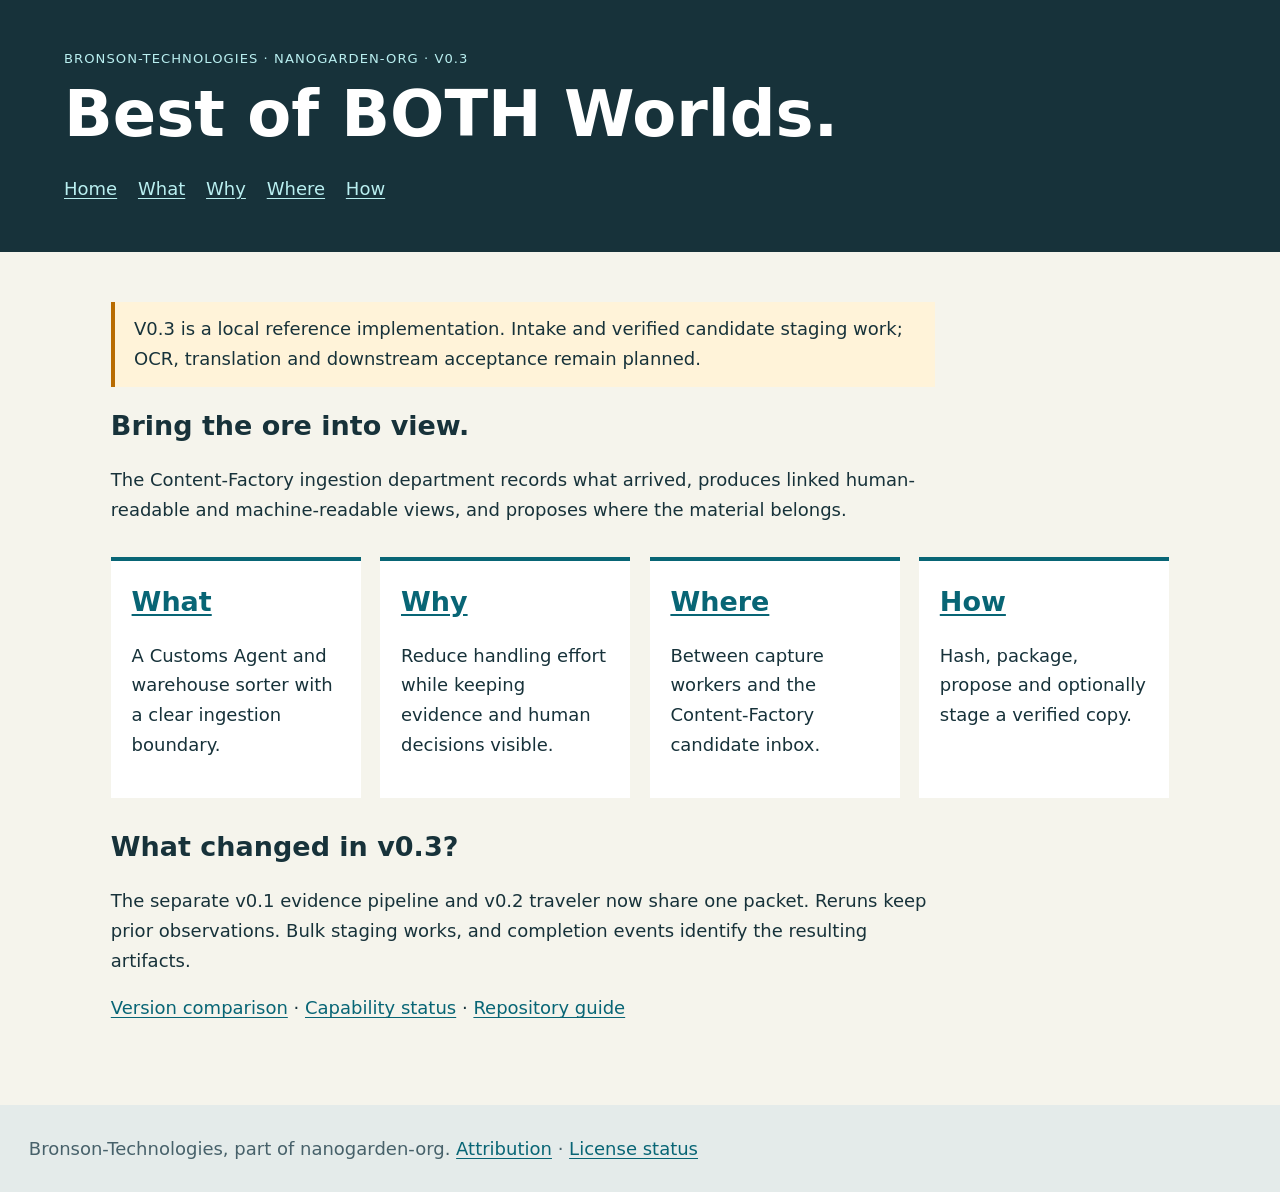
<file: site/index.html>
<!doctype html>
<html lang="en"><head><meta charset="utf-8"><meta name="viewport" content="width=device-width,initial-scale=1"><title>Best of BOTH Worlds. — B.o.B.W.</title><link rel="stylesheet" href="assets/style.css"></head><body>
<header><div class="eyebrow">Bronson-Technologies · nanogarden-org · v0.3</div><h1>Best of BOTH Worlds.</h1><nav aria-label="Main"><a href="index.html" aria-current="page">Home</a> <a href="what.html">What</a> <a href="why.html">Why</a> <a href="where.html">Where</a> <a href="how.html">How</a></nav></header>
<main><p class="status">V0.3 is a local reference implementation. Intake and verified candidate staging work; OCR, translation and downstream acceptance remain planned.</p><h2>Bring the ore into view.</h2><p>The Content-Factory ingestion department records what arrived, produces linked human-readable and machine-readable views, and proposes where the material belongs.</p><div class="cards"><article><h2><a href="what.html">What</a></h2><p>A Customs Agent and warehouse sorter with a clear ingestion boundary.</p></article><article><h2><a href="why.html">Why</a></h2><p>Reduce handling effort while keeping evidence and human decisions visible.</p></article><article><h2><a href="where.html">Where</a></h2><p>Between capture workers and the Content-Factory candidate inbox.</p></article><article><h2><a href="how.html">How</a></h2><p>Hash, package, propose and optionally stage a verified copy.</p></article></div><h2>What changed in v0.3?</h2><p>The separate v0.1 evidence pipeline and v0.2 traveler now share one packet. Reruns keep prior observations. Bulk staging works, and completion events identify the resulting artifacts.</p><p><a href="../docs/version-review.md">Version comparison</a> · <a href="../docs/status.md">Capability status</a> · <a href="../README.md">Repository guide</a></p></main><footer>Bronson-Technologies, part of nanogarden-org. <a href="../docs/attribution.md">Attribution</a> · <a href="../LICENSE">License status</a></footer></body></html>
</file>
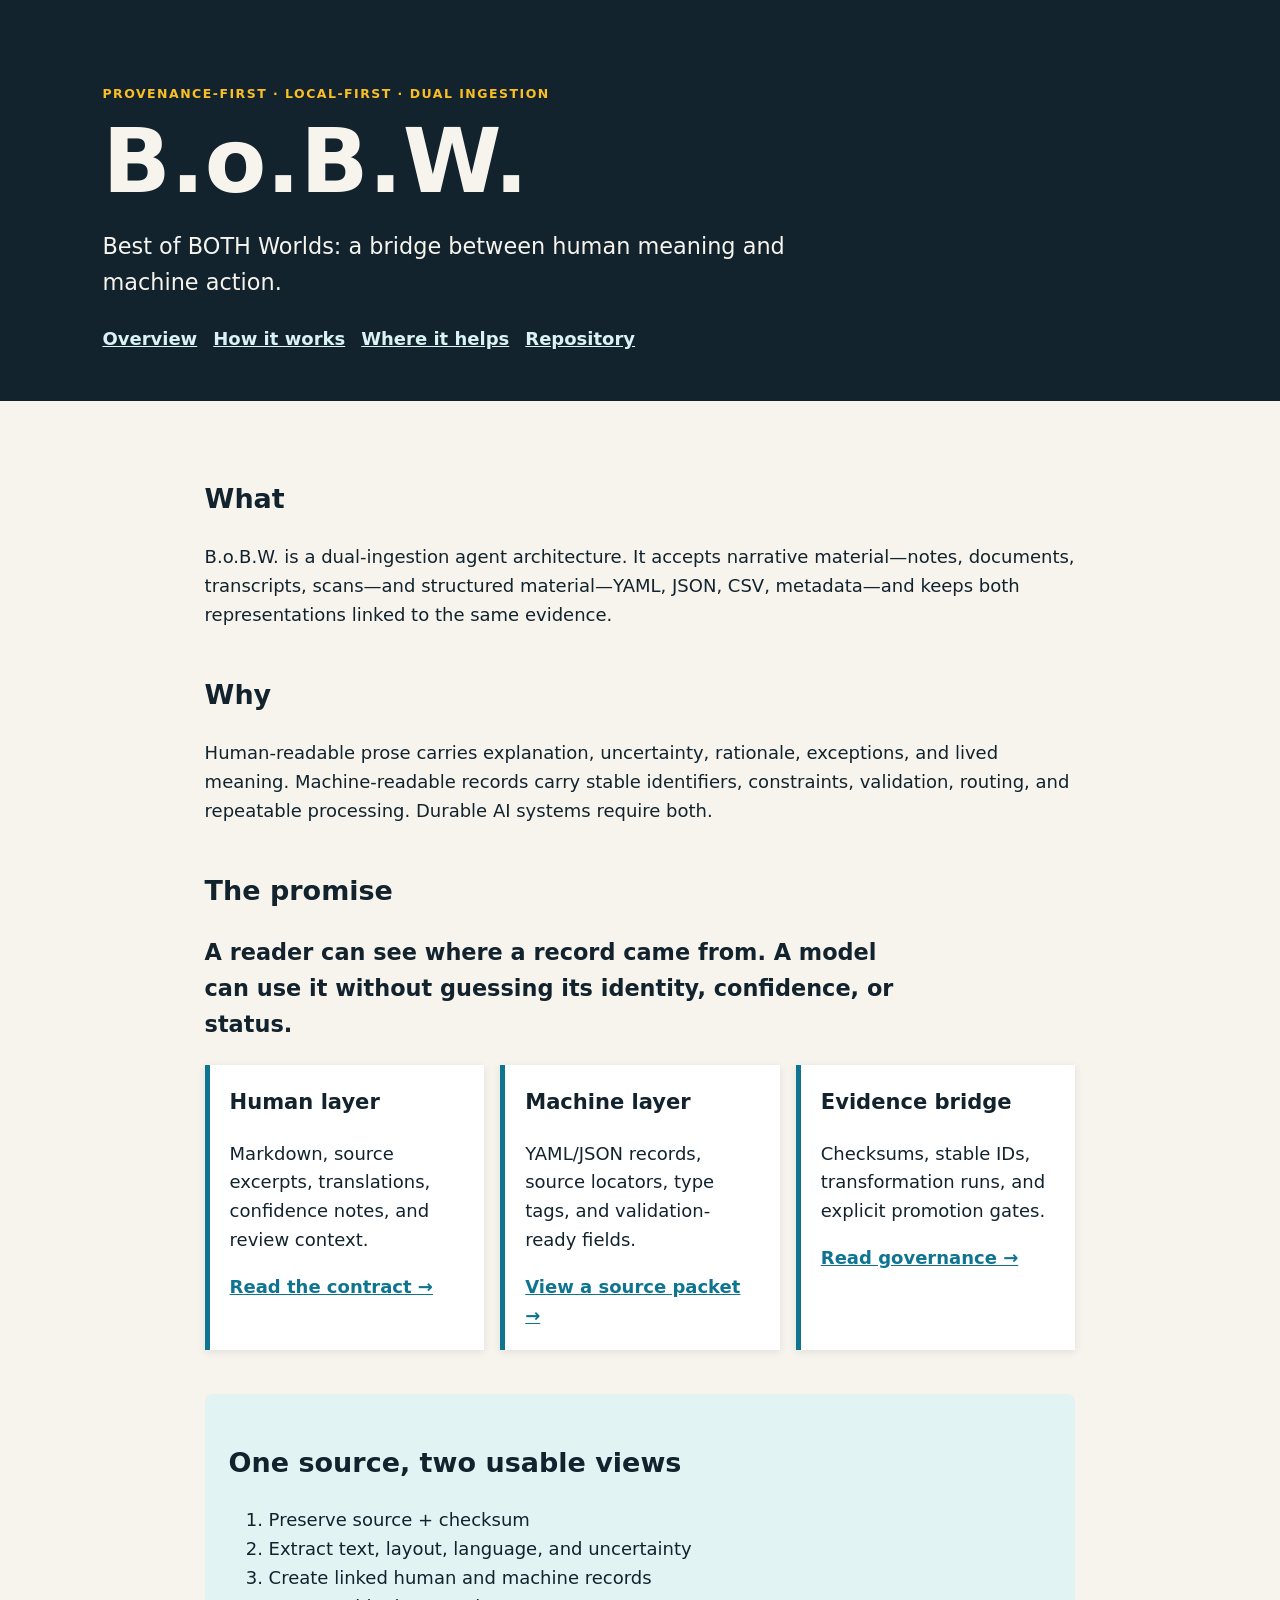
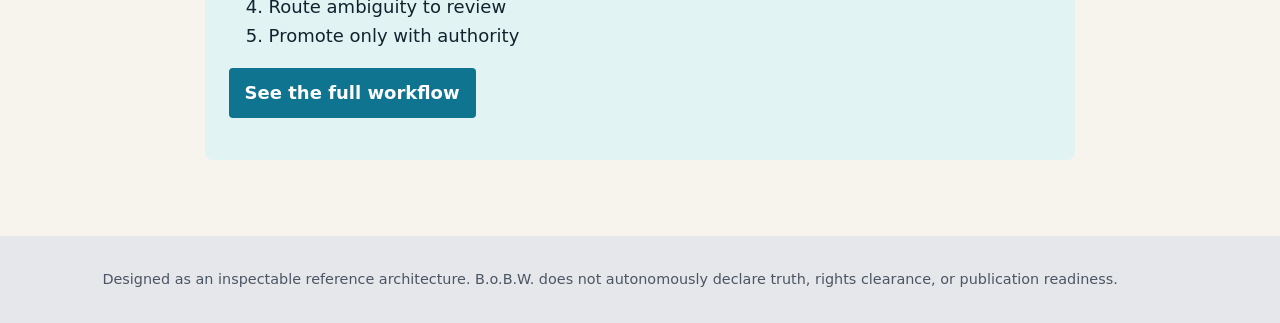
<file: history/v0.1/site/index.html>
<!doctype html>
<html lang="en">
<head>
  <meta charset="utf-8">
  <meta name="viewport" content="width=device-width, initial-scale=1">
  <title>B.o.B.W. | Best of BOTH Worlds</title>
  <link rel="stylesheet" href="assets/style.css">
</head>
<body>
  <header class="hero">
    <p class="eyebrow">PROVENANCE-FIRST · LOCAL-FIRST · DUAL INGESTION</p>
    <h1>B.o.B.W.</h1>
    <p class="subtitle">Best of BOTH Worlds: a bridge between human meaning and machine action.</p>
    <nav><a href="index.html">Overview</a><a href="architecture.html">How it works</a><a href="use-cases.html">Where it helps</a><a href="../README.md">Repository</a></nav>
  </header>
  <main>
    <section>
      <h2>What</h2>
      <p>B.o.B.W. is a dual-ingestion agent architecture. It accepts narrative material—notes, documents, transcripts, scans—and structured material—YAML, JSON, CSV, metadata—and keeps both representations linked to the same evidence.</p>
    </section>
    <section>
      <h2>Why</h2>
      <p>Human-readable prose carries explanation, uncertainty, rationale, exceptions, and lived meaning. Machine-readable records carry stable identifiers, constraints, validation, routing, and repeatable processing. Durable AI systems require both.</p>
    </section>
    <section>
      <h2>The promise</h2>
      <p class="promise">A reader can see where a record came from. A model can use it without guessing its identity, confidence, or status.</p>
      <div class="cards">
        <article><h3>Human layer</h3><p>Markdown, source excerpts, translations, confidence notes, and review context.</p><a href="../docs/architecture.md#human-legibility-layer">Read the contract →</a></article>
        <article><h3>Machine layer</h3><p>YAML/JSON records, source locators, type tags, and validation-ready fields.</p><a href="../schemas/source_packet.example.yaml">View a source packet →</a></article>
        <article><h3>Evidence bridge</h3><p>Checksums, stable IDs, transformation runs, and explicit promotion gates.</p><a href="../docs/governance.md">Read governance →</a></article>
      </div>
    </section>
    <section class="flow">
      <h2>One source, two usable views</h2>
      <ol><li>Preserve source + checksum</li><li>Extract text, layout, language, and uncertainty</li><li>Create linked human and machine records</li><li>Route ambiguity to review</li><li>Promote only with authority</li></ol>
      <p><a class="button" href="architecture.html">See the full workflow</a></p>
    </section>
  </main>
  <footer>Designed as an inspectable reference architecture. B.o.B.W. does not autonomously declare truth, rights clearance, or publication readiness.</footer>
</body>
</html>
</file>
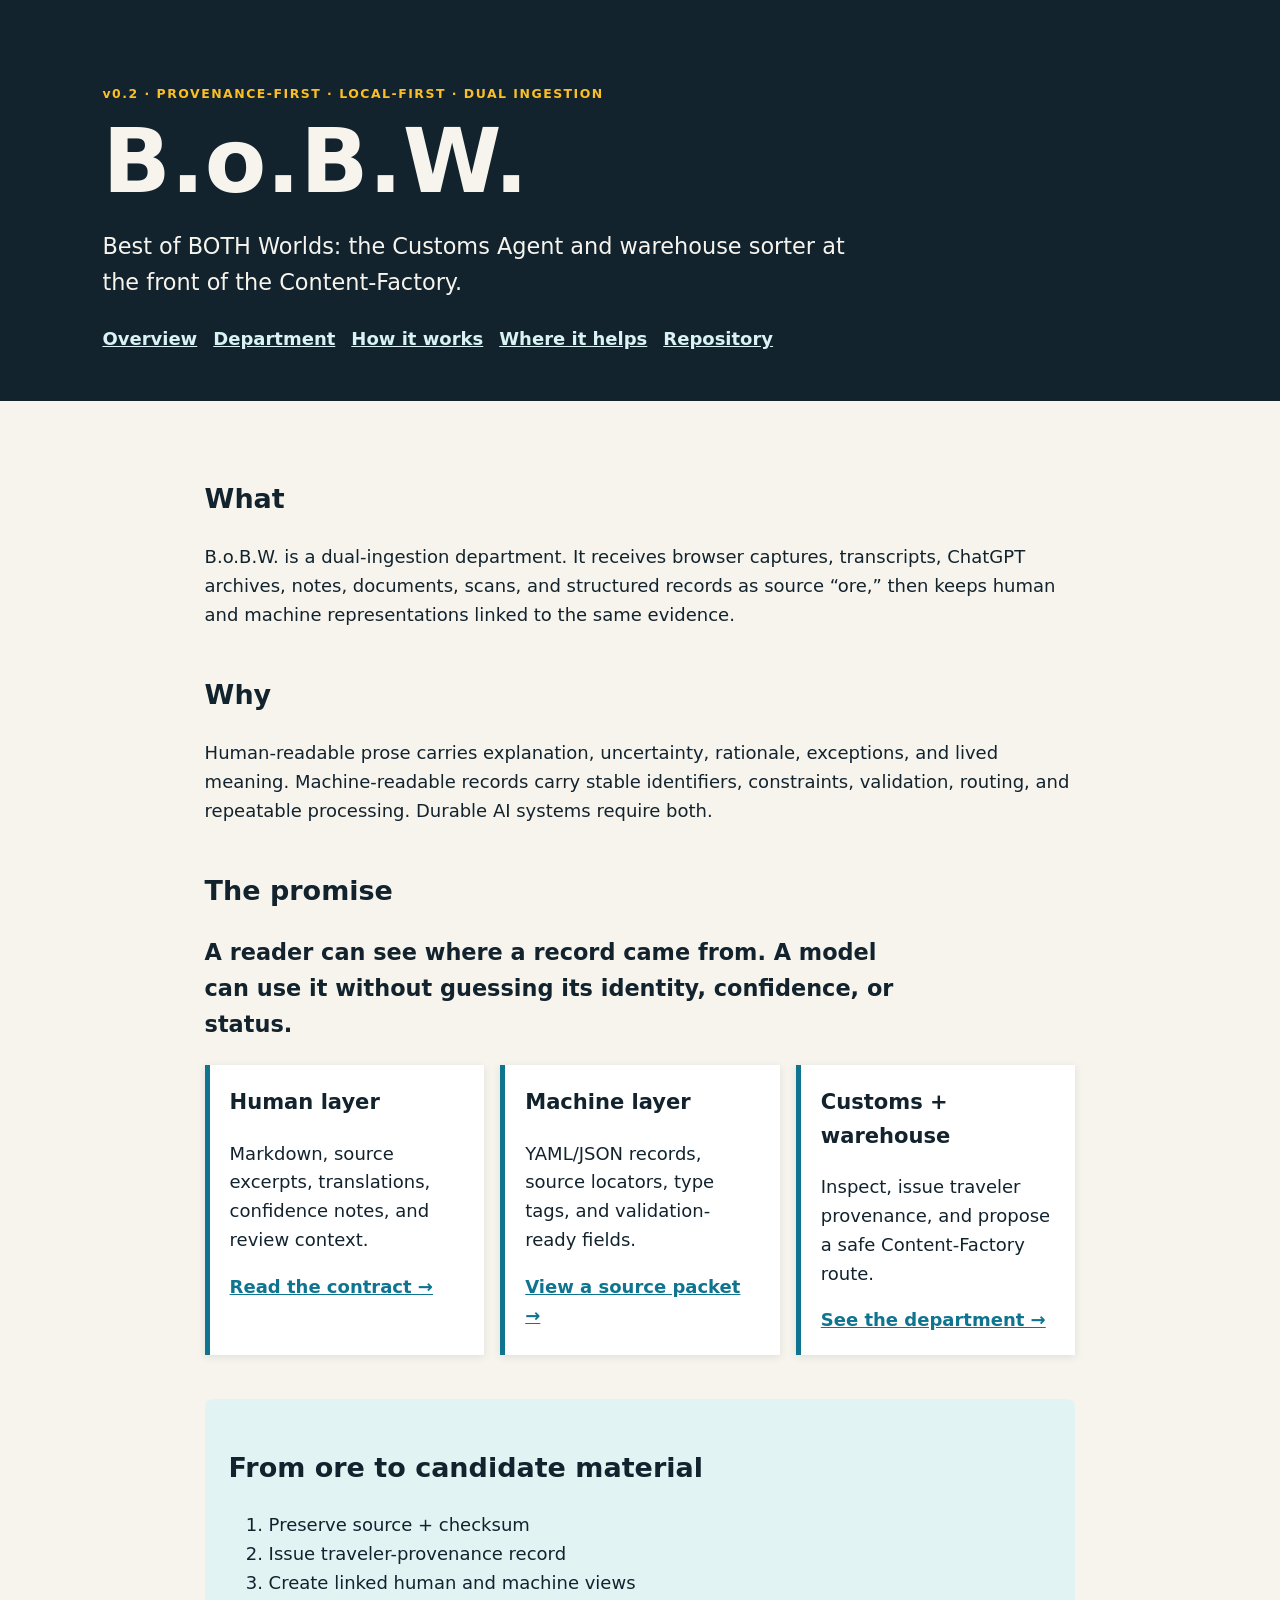
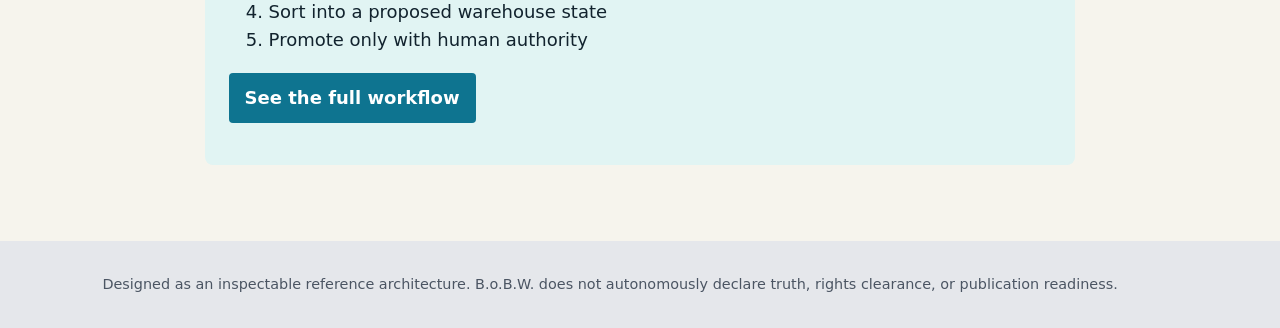
<file: history/v0.2/site/index.html>
<!doctype html>
<html lang="en">
<head>
  <meta charset="utf-8">
  <meta name="viewport" content="width=device-width, initial-scale=1">
  <title>B.o.B.W. v0.2 | Best of BOTH Worlds</title>
  <link rel="stylesheet" href="assets/style.css">
</head>
<body>
  <header class="hero">
    <p class="eyebrow">v0.2 · PROVENANCE-FIRST · LOCAL-FIRST · DUAL INGESTION</p>
    <h1>B.o.B.W.</h1>
    <p class="subtitle">Best of BOTH Worlds: the Customs Agent and warehouse sorter at the front of the Content-Factory.</p>
    <nav><a href="index.html">Overview</a><a href="department.html">Department</a><a href="architecture.html">How it works</a><a href="use-cases.html">Where it helps</a><a href="../README.md">Repository</a></nav>
  </header>
  <main>
    <section>
      <h2>What</h2>
      <p>B.o.B.W. is a dual-ingestion department. It receives browser captures, transcripts, ChatGPT archives, notes, documents, scans, and structured records as source “ore,” then keeps human and machine representations linked to the same evidence.</p>
    </section>
    <section>
      <h2>Why</h2>
      <p>Human-readable prose carries explanation, uncertainty, rationale, exceptions, and lived meaning. Machine-readable records carry stable identifiers, constraints, validation, routing, and repeatable processing. Durable AI systems require both.</p>
    </section>
    <section>
      <h2>The promise</h2>
      <p class="promise">A reader can see where a record came from. A model can use it without guessing its identity, confidence, or status.</p>
      <div class="cards">
        <article><h3>Human layer</h3><p>Markdown, source excerpts, translations, confidence notes, and review context.</p><a href="../docs/architecture.md#human-legibility-layer">Read the contract →</a></article>
        <article><h3>Machine layer</h3><p>YAML/JSON records, source locators, type tags, and validation-ready fields.</p><a href="../schemas/source_packet.example.yaml">View a source packet →</a></article>
        <article><h3>Customs + warehouse</h3><p>Inspect, issue traveler provenance, and propose a safe Content-Factory route.</p><a href="department.html">See the department →</a></article>
      </div>
    </section>
    <section class="flow">
      <h2>From ore to candidate material</h2>
      <ol><li>Preserve source + checksum</li><li>Issue traveler-provenance record</li><li>Create linked human and machine views</li><li>Sort into a proposed warehouse state</li><li>Promote only with human authority</li></ol>
      <p><a class="button" href="architecture.html">See the full workflow</a></p>
    </section>
  </main>
  <footer>Designed as an inspectable reference architecture. B.o.B.W. does not autonomously declare truth, rights clearance, or publication readiness.</footer>
</body>
</html>
</file>
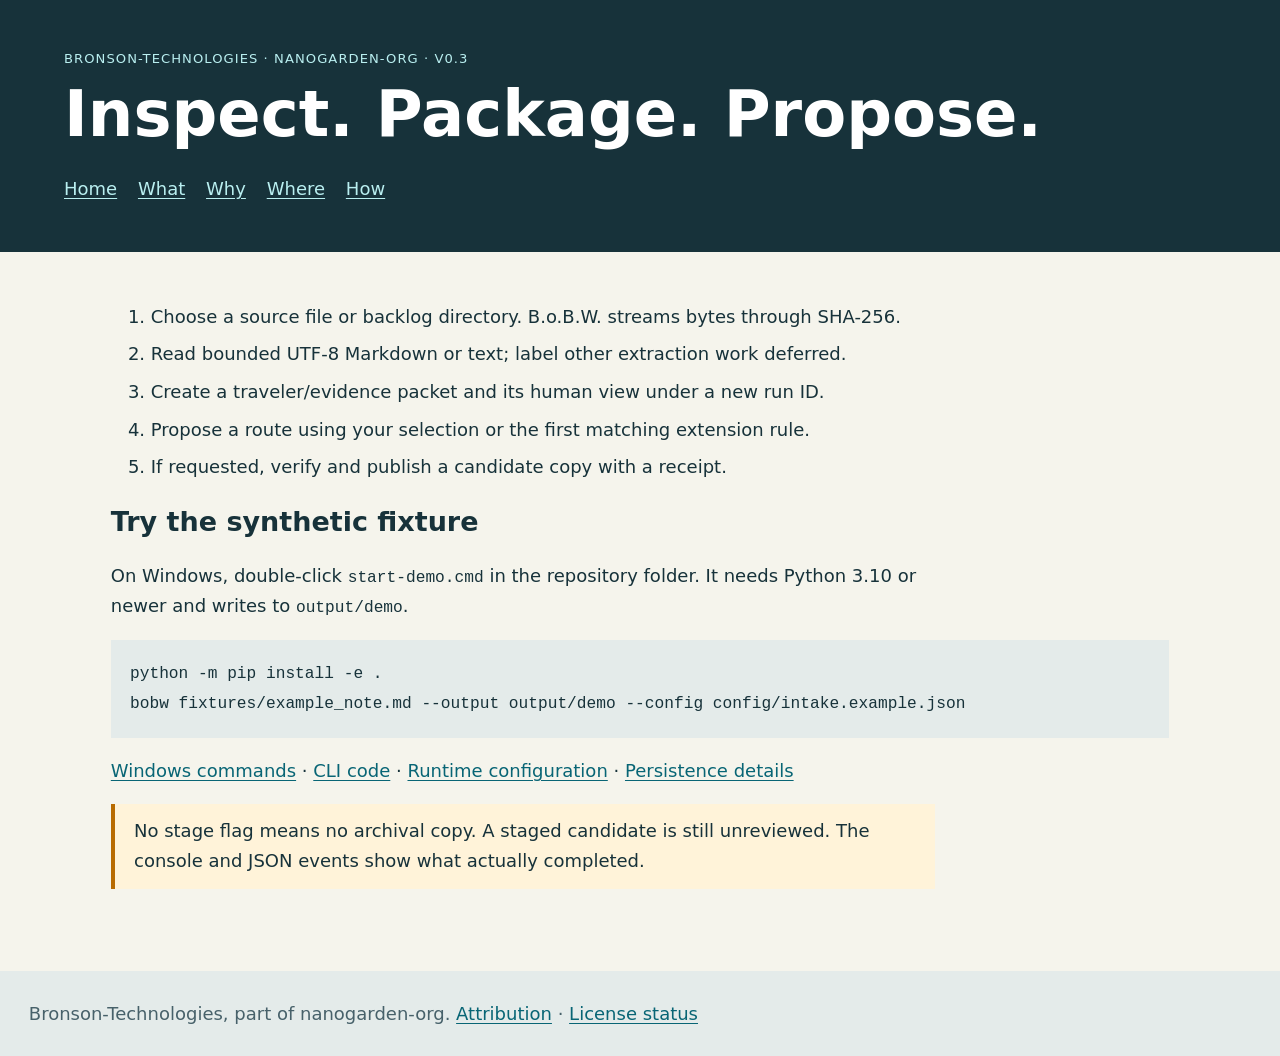
<file: site/how.html>
<!doctype html>
<html lang="en"><head><meta charset="utf-8"><meta name="viewport" content="width=device-width,initial-scale=1"><title>Inspect. Package. Propose. — B.o.B.W.</title><link rel="stylesheet" href="assets/style.css"></head><body>
<header><div class="eyebrow">Bronson-Technologies · nanogarden-org · v0.3</div><h1>Inspect. Package. Propose.</h1><nav aria-label="Main"><a href="index.html">Home</a> <a href="what.html">What</a> <a href="why.html">Why</a> <a href="where.html">Where</a> <a href="how.html" aria-current="page">How</a></nav></header>
<main><ol><li>Choose a source file or backlog directory. B.o.B.W. streams bytes through SHA-256.</li><li>Read bounded UTF-8 Markdown or text; label other extraction work deferred.</li><li>Create a traveler/evidence packet and its human view under a new run ID.</li><li>Propose a route using your selection or the first matching extension rule.</li><li>If requested, verify and publish a candidate copy with a receipt.</li></ol><h2>Try the synthetic fixture</h2><p>On Windows, double-click <code>start-demo.cmd</code> in the repository folder. It needs Python 3.10 or newer and writes to <code>output/demo</code>.</p><pre><code>python -m pip install -e .
bobw fixtures/example_note.md --output output/demo --config config/intake.example.json</code></pre><p><a href="../docs/operations.md">Windows commands</a> · <a href="../src/bobw/cli.py">CLI code</a> · <a href="../config/intake.example.json">Runtime configuration</a> · <a href="../docs/architecture.md">Persistence details</a></p><p class="status">No stage flag means no archival copy. A staged candidate is still unreviewed. The console and JSON events show what actually completed.</p></main><footer>Bronson-Technologies, part of nanogarden-org. <a href="../docs/attribution.md">Attribution</a> · <a href="../LICENSE">License status</a></footer></body></html>
</file>
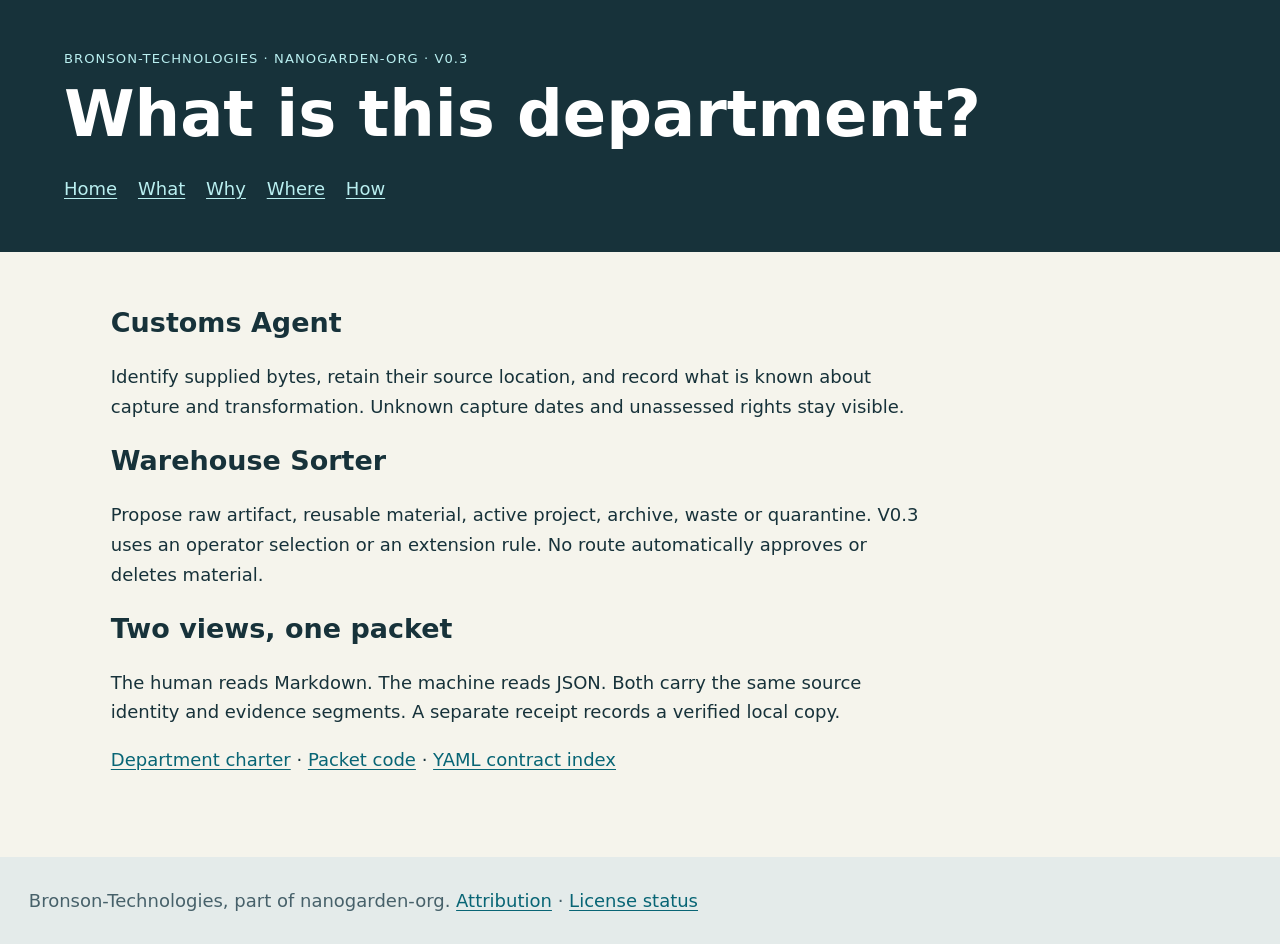
<file: site/what.html>
<!doctype html>
<html lang="en"><head><meta charset="utf-8"><meta name="viewport" content="width=device-width,initial-scale=1"><title>What is this department? — B.o.B.W.</title><link rel="stylesheet" href="assets/style.css"></head><body>
<header><div class="eyebrow">Bronson-Technologies · nanogarden-org · v0.3</div><h1>What is this department?</h1><nav aria-label="Main"><a href="index.html">Home</a> <a href="what.html" aria-current="page">What</a> <a href="why.html">Why</a> <a href="where.html">Where</a> <a href="how.html">How</a></nav></header>
<main><h2>Customs Agent</h2><p>Identify supplied bytes, retain their source location, and record what is known about capture and transformation. Unknown capture dates and unassessed rights stay visible.</p><h2>Warehouse Sorter</h2><p>Propose raw artifact, reusable material, active project, archive, waste or quarantine. V0.3 uses an operator selection or an extension rule. No route automatically approves or deletes material.</p><h2>Two views, one packet</h2><p>The human reads Markdown. The machine reads JSON. Both carry the same source identity and evidence segments. A separate receipt records a verified local copy.</p><p><a href="../docs/purpose.md">Department charter</a> · <a href="../src/bobw/core.py">Packet code</a> · <a href="../schemas/contracts.yaml">YAML contract index</a></p></main><footer>Bronson-Technologies, part of nanogarden-org. <a href="../docs/attribution.md">Attribution</a> · <a href="../LICENSE">License status</a></footer></body></html>
</file>
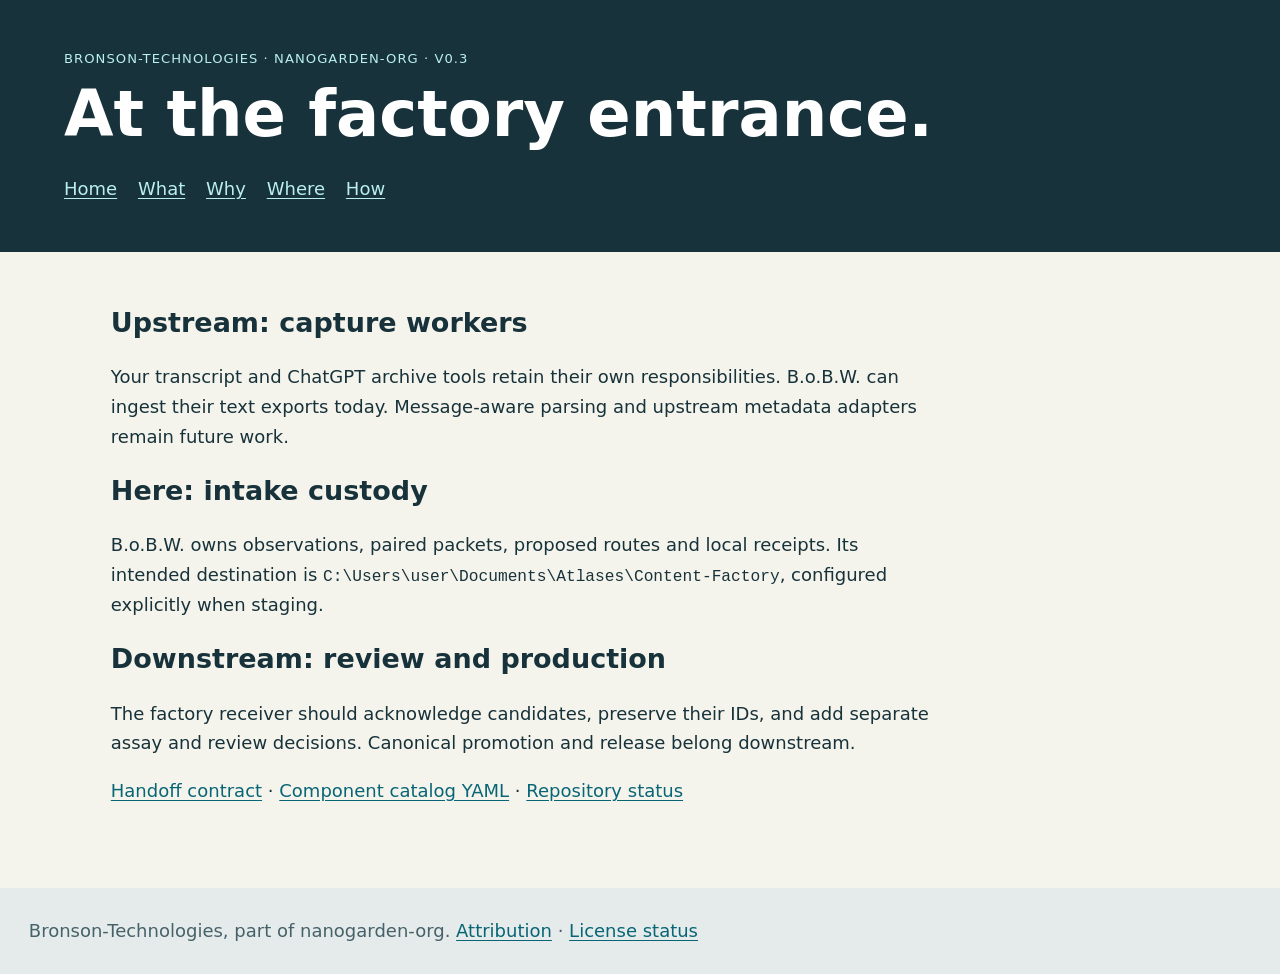
<file: site/where.html>
<!doctype html>
<html lang="en"><head><meta charset="utf-8"><meta name="viewport" content="width=device-width,initial-scale=1"><title>At the factory entrance. — B.o.B.W.</title><link rel="stylesheet" href="assets/style.css"></head><body>
<header><div class="eyebrow">Bronson-Technologies · nanogarden-org · v0.3</div><h1>At the factory entrance.</h1><nav aria-label="Main"><a href="index.html">Home</a> <a href="what.html">What</a> <a href="why.html">Why</a> <a href="where.html" aria-current="page">Where</a> <a href="how.html">How</a></nav></header>
<main><h2>Upstream: capture workers</h2><p>Your transcript and ChatGPT archive tools retain their own responsibilities. B.o.B.W. can ingest their text exports today. Message-aware parsing and upstream metadata adapters remain future work.</p><h2>Here: intake custody</h2><p>B.o.B.W. owns observations, paired packets, proposed routes and local receipts. Its intended destination is <code>C:\Users\user\Documents\Atlases\Content-Factory</code>, configured explicitly when staging.</p><h2>Downstream: review and production</h2><p>The factory receiver should acknowledge candidates, preserve their IDs, and add separate assay and review decisions. Canonical promotion and release belong downstream.</p><p><a href="../docs/content-factory-integration.md">Handoff contract</a> · <a href="../components/catalog.yaml">Component catalog YAML</a> · <a href="../docs/github-handoff.md">Repository status</a></p></main><footer>Bronson-Technologies, part of nanogarden-org. <a href="../docs/attribution.md">Attribution</a> · <a href="../LICENSE">License status</a></footer></body></html>
</file>
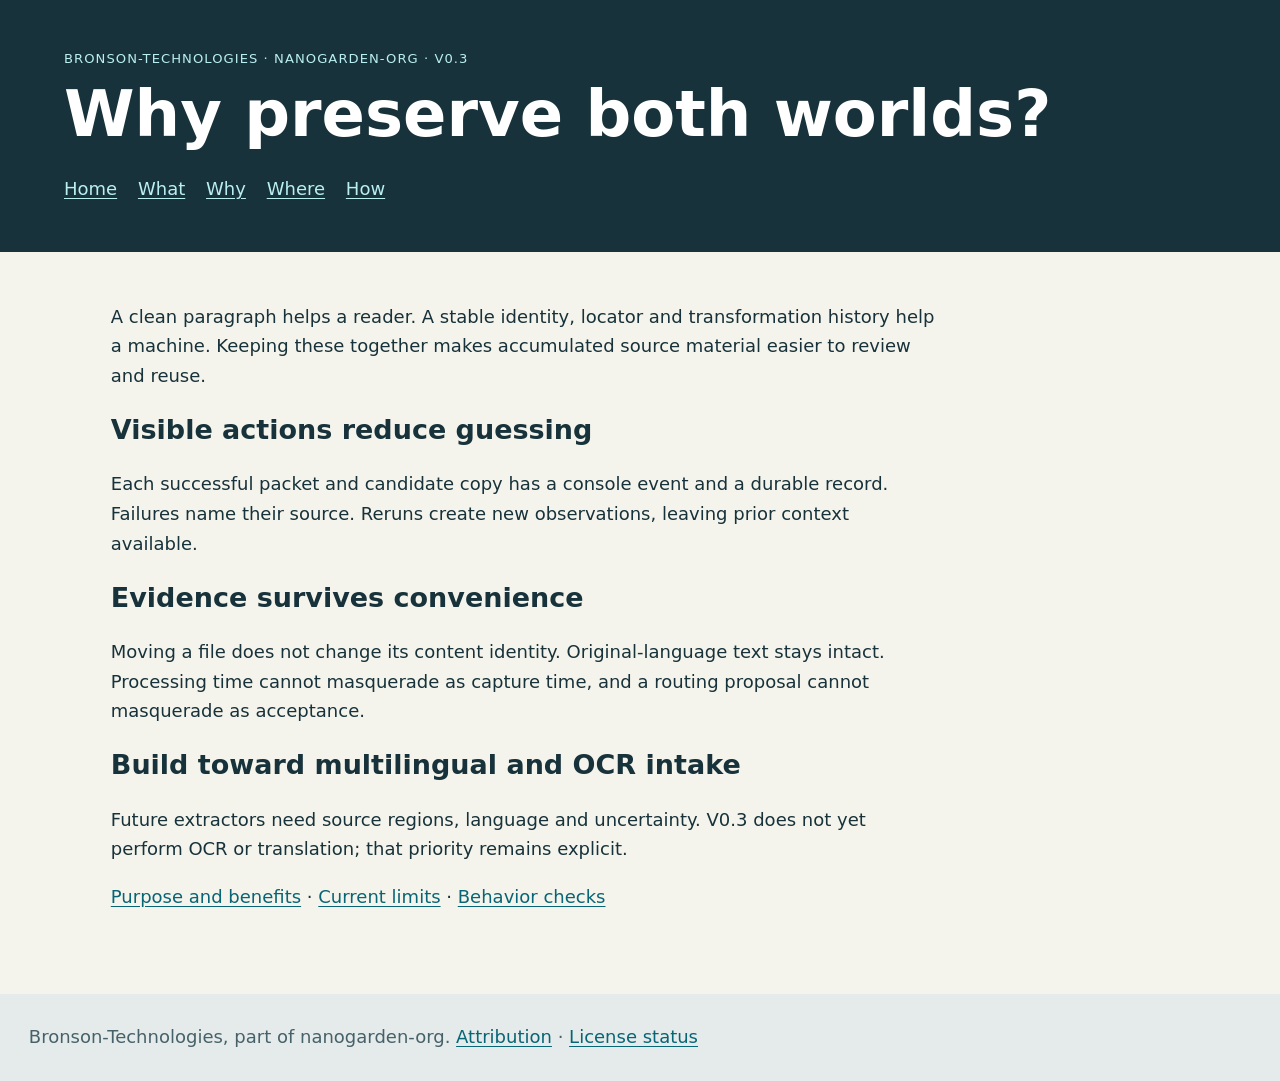
<file: site/why.html>
<!doctype html>
<html lang="en"><head><meta charset="utf-8"><meta name="viewport" content="width=device-width,initial-scale=1"><title>Why preserve both worlds? — B.o.B.W.</title><link rel="stylesheet" href="assets/style.css"></head><body>
<header><div class="eyebrow">Bronson-Technologies · nanogarden-org · v0.3</div><h1>Why preserve both worlds?</h1><nav aria-label="Main"><a href="index.html">Home</a> <a href="what.html">What</a> <a href="why.html" aria-current="page">Why</a> <a href="where.html">Where</a> <a href="how.html">How</a></nav></header>
<main><p>A clean paragraph helps a reader. A stable identity, locator and transformation history help a machine. Keeping these together makes accumulated source material easier to review and reuse.</p><h2>Visible actions reduce guessing</h2><p>Each successful packet and candidate copy has a console event and a durable record. Failures name their source. Reruns create new observations, leaving prior context available.</p><h2>Evidence survives convenience</h2><p>Moving a file does not change its content identity. Original-language text stays intact. Processing time cannot masquerade as capture time, and a routing proposal cannot masquerade as acceptance.</p><h2>Build toward multilingual and OCR intake</h2><p>Future extractors need source regions, language and uncertainty. V0.3 does not yet perform OCR or translation; that priority remains explicit.</p><p><a href="../docs/purpose.md">Purpose and benefits</a> · <a href="../docs/status.md">Current limits</a> · <a href="../tests/test_intake.py">Behavior checks</a></p></main><footer>Bronson-Technologies, part of nanogarden-org. <a href="../docs/attribution.md">Attribution</a> · <a href="../LICENSE">License status</a></footer></body></html>
</file>
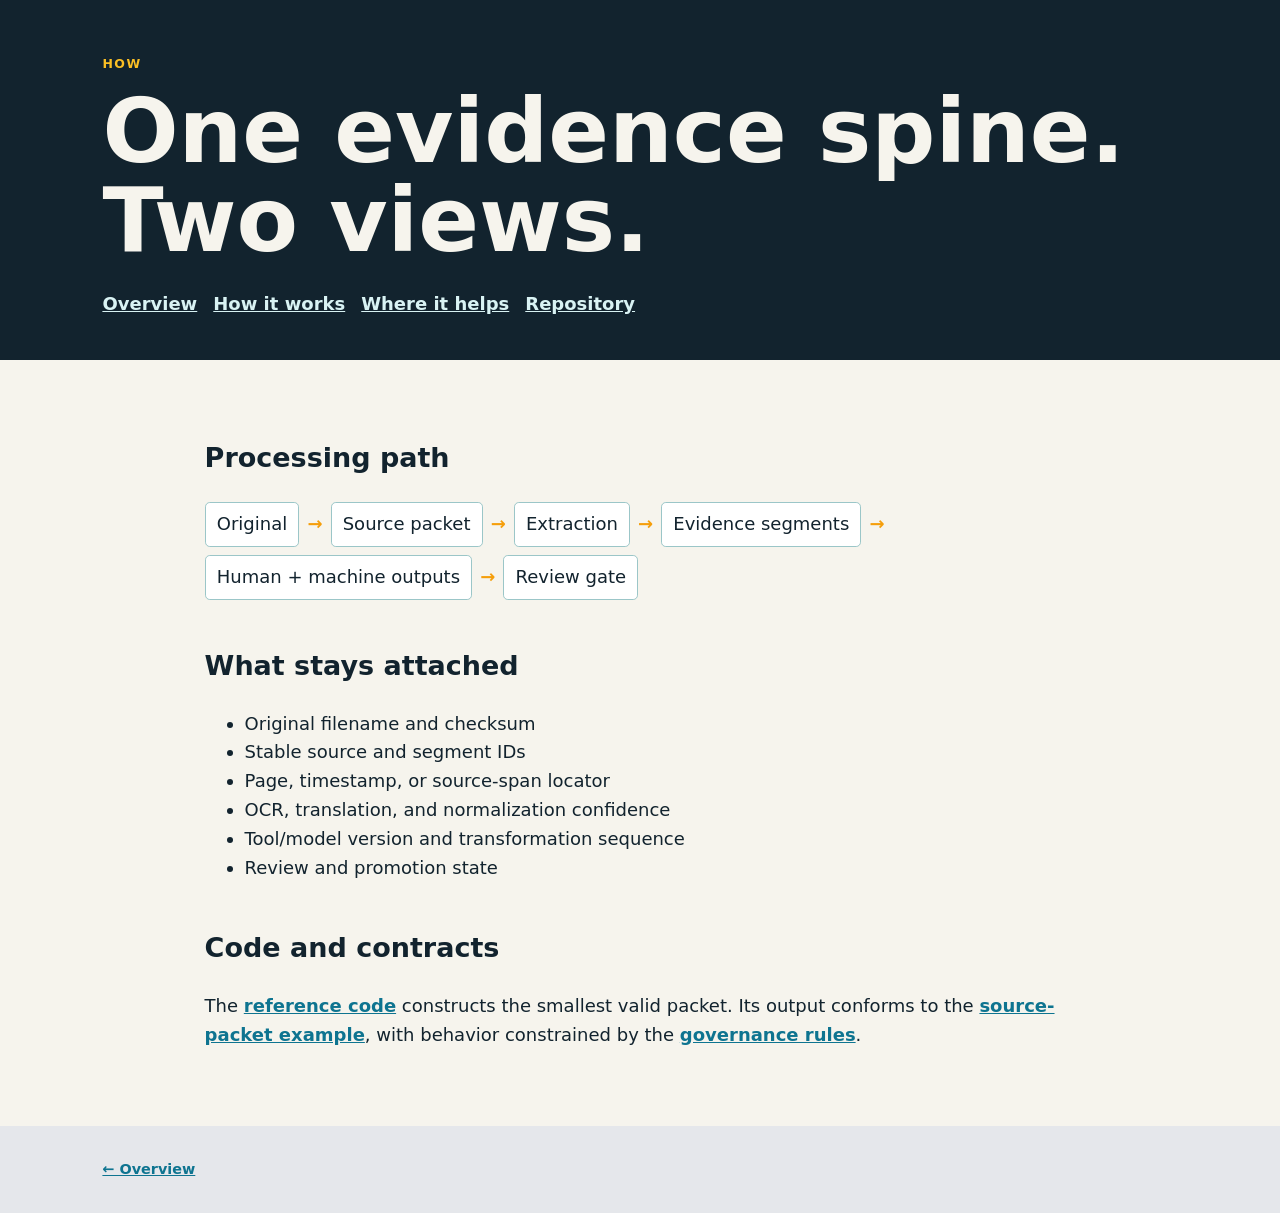
<file: history/v0.1/site/architecture.html>
<!doctype html>
<html lang="en"><head><meta charset="utf-8"><meta name="viewport" content="width=device-width, initial-scale=1"><title>B.o.B.W. | How it works</title><link rel="stylesheet" href="assets/style.css"></head>
<body><header class="hero compact"><p class="eyebrow">HOW</p><h1>One evidence spine. Two views.</h1><nav><a href="index.html">Overview</a><a href="architecture.html">How it works</a><a href="use-cases.html">Where it helps</a><a href="../README.md">Repository</a></nav></header>
<main><section><h2>Processing path</h2><div class="pipeline"><span>Original</span><b>→</b><span>Source packet</span><b>→</b><span>Extraction</span><b>→</b><span>Evidence segments</span><b>→</b><span>Human + machine outputs</span><b>→</b><span>Review gate</span></div></section>
<section><h2>What stays attached</h2><ul><li>Original filename and checksum</li><li>Stable source and segment IDs</li><li>Page, timestamp, or source-span locator</li><li>OCR, translation, and normalization confidence</li><li>Tool/model version and transformation sequence</li><li>Review and promotion state</li></ul></section>
<section><h2>Code and contracts</h2><p>The <a href="../src/bobw/core.py">reference code</a> constructs the smallest valid packet. Its output conforms to the <a href="../schemas/source_packet.example.yaml">source-packet example</a>, with behavior constrained by the <a href="../docs/governance.md">governance rules</a>.</p></section></main><footer><a href="index.html">← Overview</a></footer></body></html>
</file>
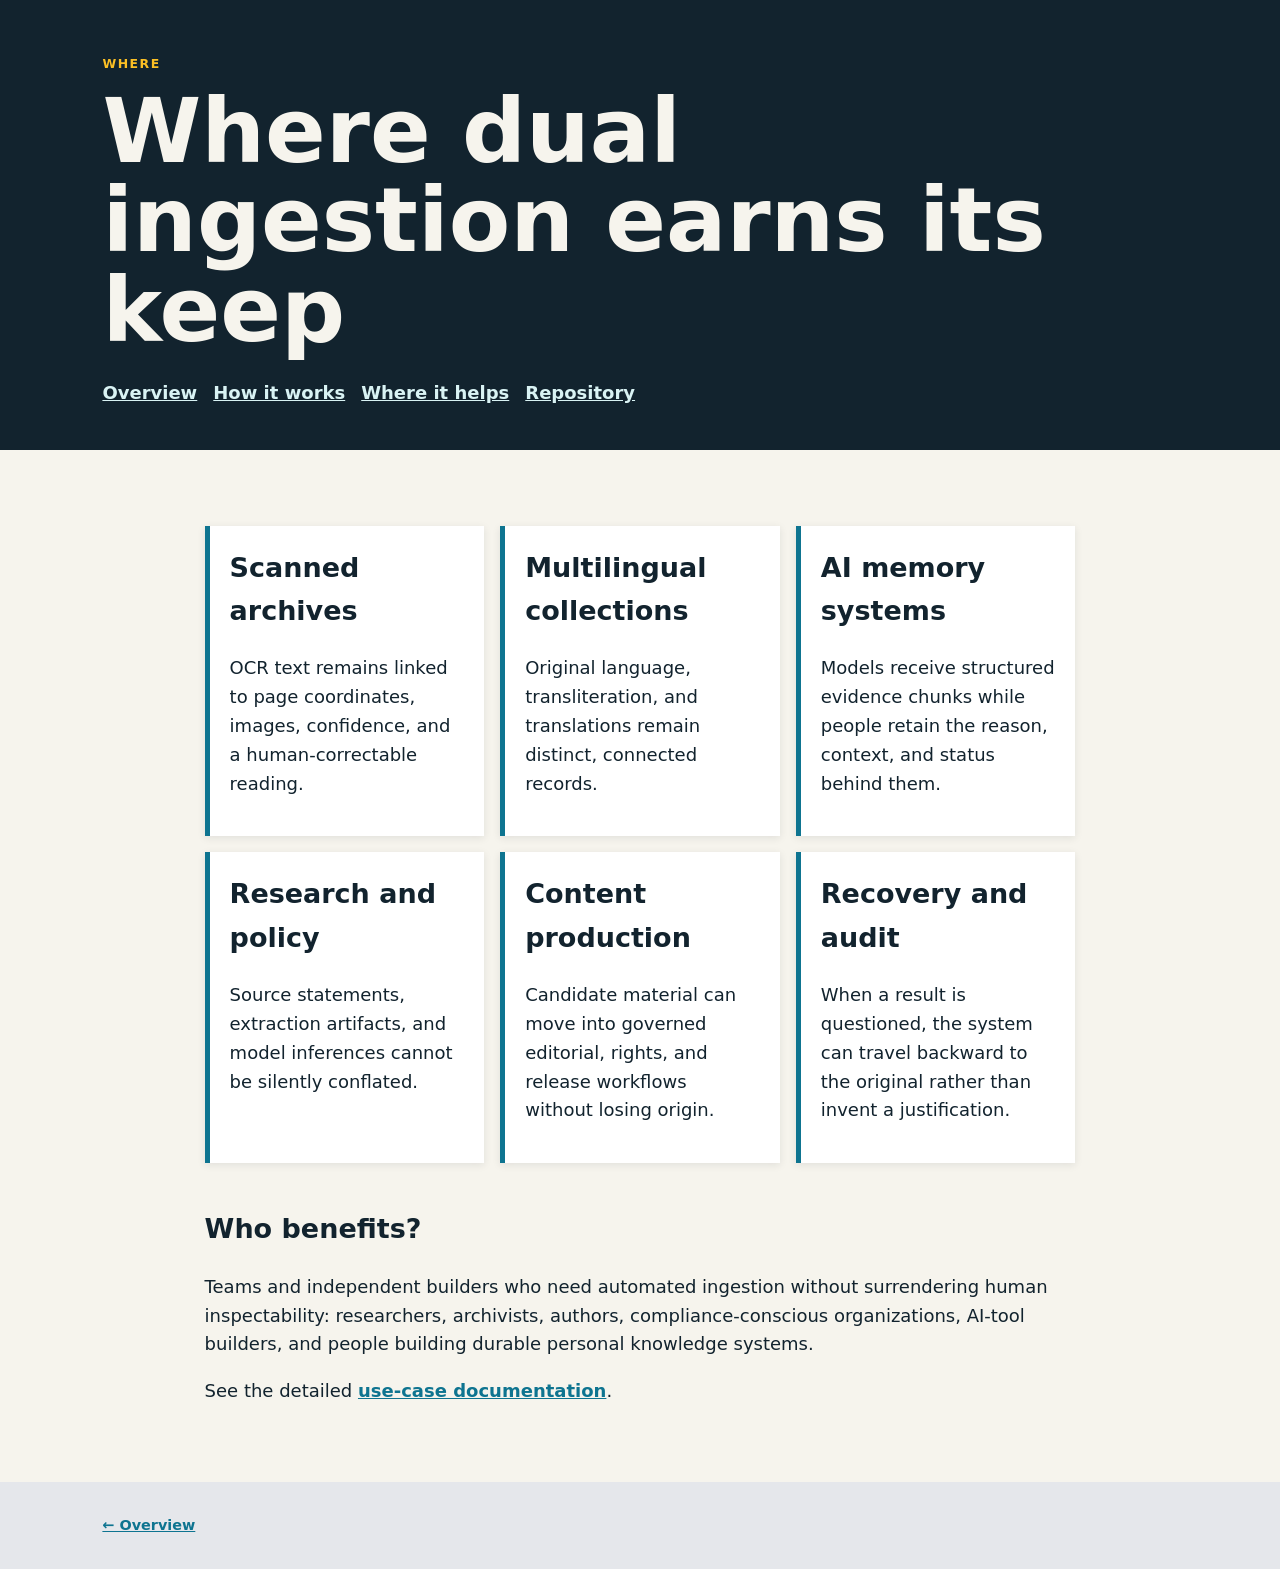
<file: history/v0.1/site/use-cases.html>
<!doctype html>
<html lang="en"><head><meta charset="utf-8"><meta name="viewport" content="width=device-width, initial-scale=1"><title>B.o.B.W. | Where it helps</title><link rel="stylesheet" href="assets/style.css"></head>
<body><header class="hero compact"><p class="eyebrow">WHERE</p><h1>Where dual ingestion earns its keep</h1><nav><a href="index.html">Overview</a><a href="architecture.html">How it works</a><a href="use-cases.html">Where it helps</a><a href="../README.md">Repository</a></nav></header>
<main><section class="cards"><article><h2>Scanned archives</h2><p>OCR text remains linked to page coordinates, images, confidence, and a human-correctable reading.</p></article><article><h2>Multilingual collections</h2><p>Original language, transliteration, and translations remain distinct, connected records.</p></article><article><h2>AI memory systems</h2><p>Models receive structured evidence chunks while people retain the reason, context, and status behind them.</p></article><article><h2>Research and policy</h2><p>Source statements, extraction artifacts, and model inferences cannot be silently conflated.</p></article><article><h2>Content production</h2><p>Candidate material can move into governed editorial, rights, and release workflows without losing origin.</p></article><article><h2>Recovery and audit</h2><p>When a result is questioned, the system can travel backward to the original rather than invent a justification.</p></article></section><section><h2>Who benefits?</h2><p>Teams and independent builders who need automated ingestion without surrendering human inspectability: researchers, archivists, authors, compliance-conscious organizations, AI-tool builders, and people building durable personal knowledge systems.</p><p>See the detailed <a href="../docs/use-cases.md">use-case documentation</a>.</p></section></main><footer><a href="index.html">← Overview</a></footer></body></html>
</file>
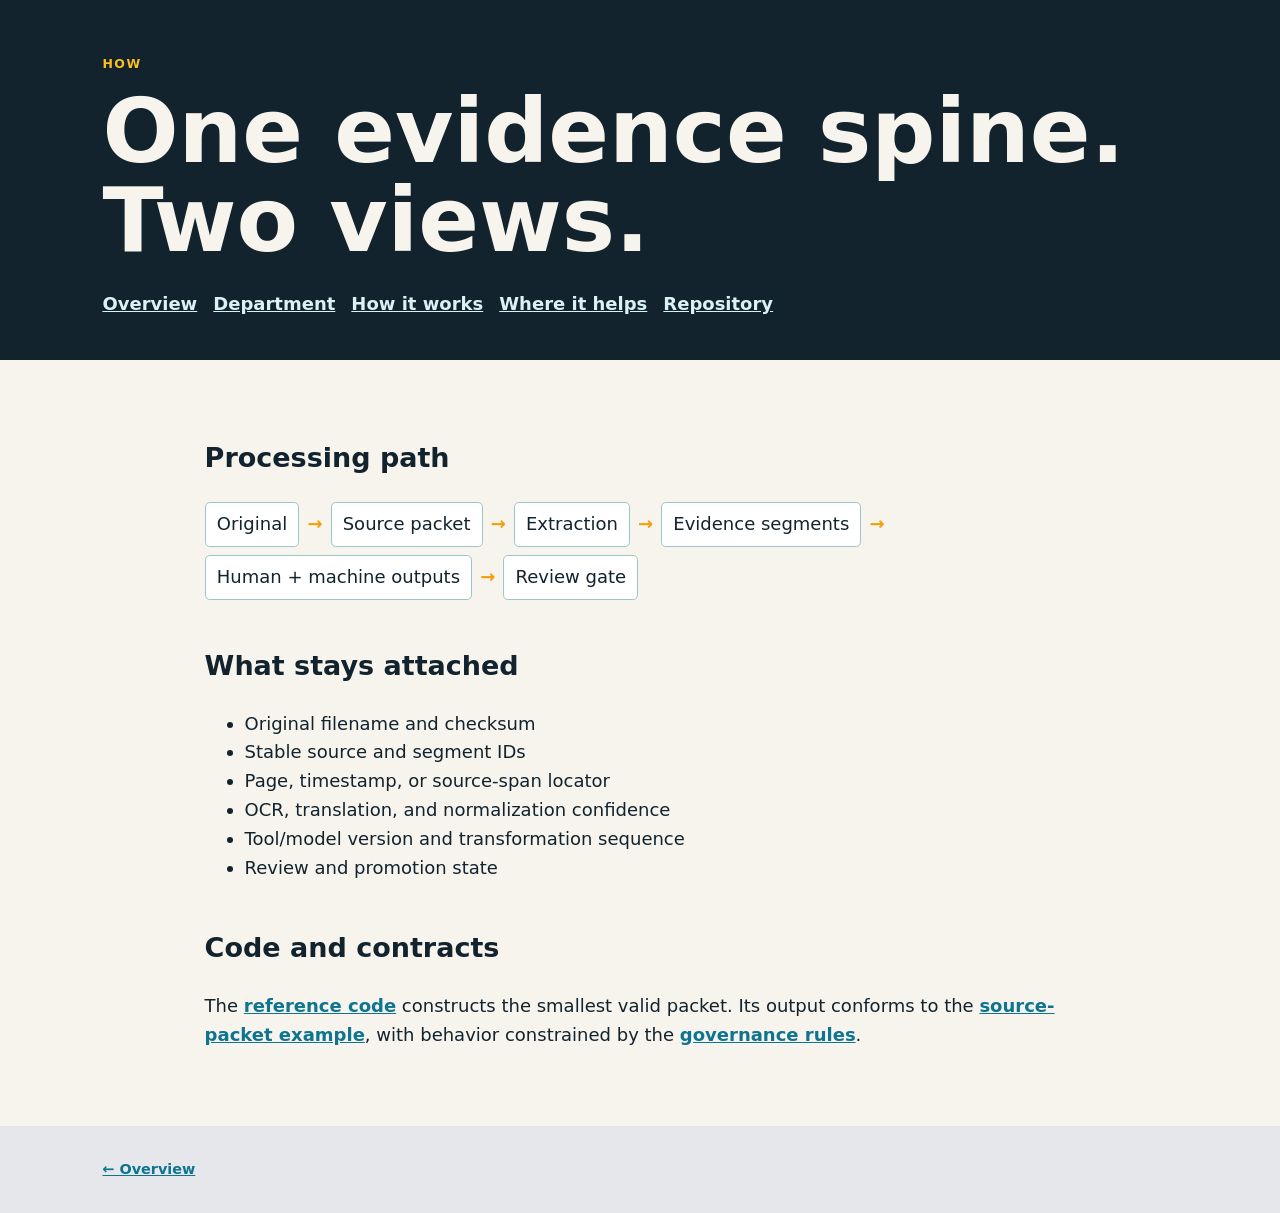
<file: history/v0.2/site/architecture.html>
<!doctype html>
<html lang="en"><head><meta charset="utf-8"><meta name="viewport" content="width=device-width, initial-scale=1"><title>B.o.B.W. | How it works</title><link rel="stylesheet" href="assets/style.css"></head>
<body><header class="hero compact"><p class="eyebrow">HOW</p><h1>One evidence spine. Two views.</h1><nav><a href="index.html">Overview</a><a href="department.html">Department</a><a href="architecture.html">How it works</a><a href="use-cases.html">Where it helps</a><a href="../README.md">Repository</a></nav></header>
<main><section><h2>Processing path</h2><div class="pipeline"><span>Original</span><b>→</b><span>Source packet</span><b>→</b><span>Extraction</span><b>→</b><span>Evidence segments</span><b>→</b><span>Human + machine outputs</span><b>→</b><span>Review gate</span></div></section>
<section><h2>What stays attached</h2><ul><li>Original filename and checksum</li><li>Stable source and segment IDs</li><li>Page, timestamp, or source-span locator</li><li>OCR, translation, and normalization confidence</li><li>Tool/model version and transformation sequence</li><li>Review and promotion state</li></ul></section>
<section><h2>Code and contracts</h2><p>The <a href="../src/bobw/core.py">reference code</a> constructs the smallest valid packet. Its output conforms to the <a href="../schemas/source_packet.example.yaml">source-packet example</a>, with behavior constrained by the <a href="../docs/governance.md">governance rules</a>.</p></section></main><footer><a href="index.html">← Overview</a></footer></body></html>
</file>
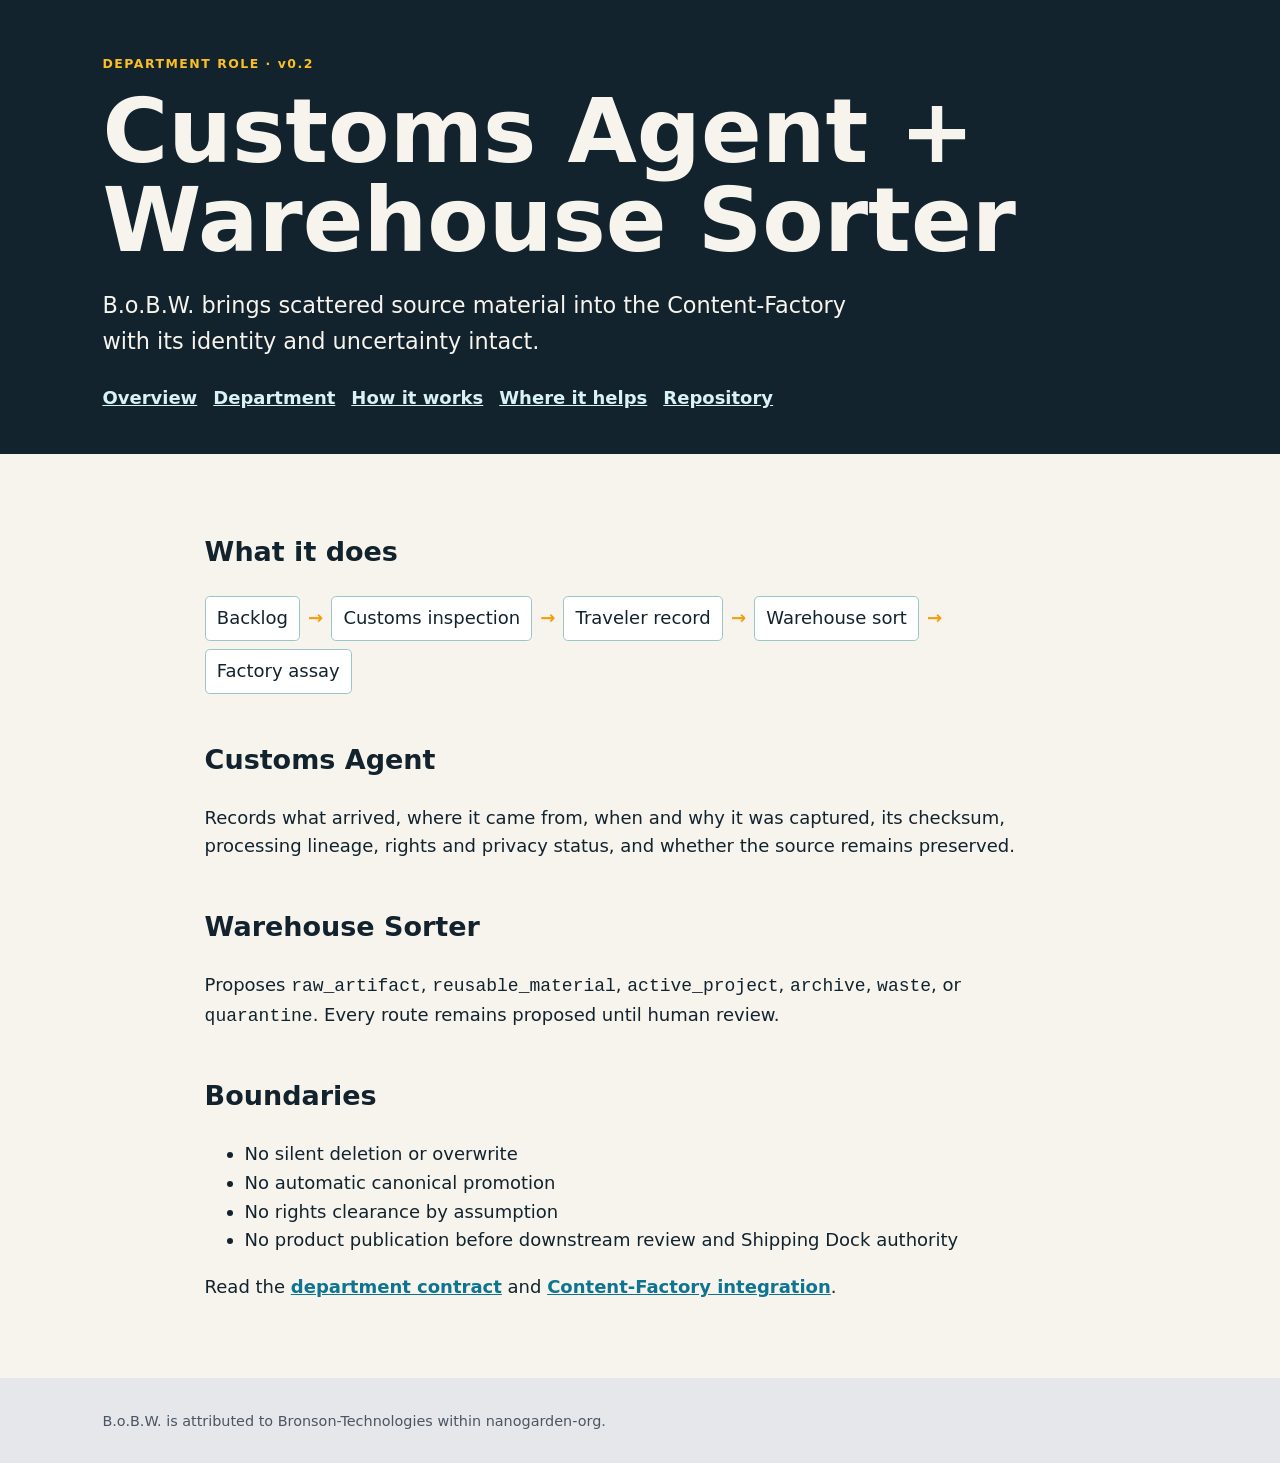
<file: history/v0.2/site/department.html>
<!doctype html>
<html lang="en">
<head><meta charset="utf-8"><meta name="viewport" content="width=device-width, initial-scale=1"><title>B.o.B.W. | Department</title><link rel="stylesheet" href="assets/style.css"></head>
<body>
<header class="hero compact"><p class="eyebrow">DEPARTMENT ROLE · v0.2</p><h1>Customs Agent + Warehouse Sorter</h1><p class="subtitle">B.o.B.W. brings scattered source material into the Content-Factory with its identity and uncertainty intact.</p><nav><a href="index.html">Overview</a><a href="department.html">Department</a><a href="architecture.html">How it works</a><a href="use-cases.html">Where it helps</a><a href="../README.md">Repository</a></nav></header>
<main>
<section><h2>What it does</h2><div class="pipeline"><span>Backlog</span><b>→</b><span>Customs inspection</span><b>→</b><span>Traveler record</span><b>→</b><span>Warehouse sort</span><b>→</b><span>Factory assay</span></div></section>
<section><h2>Customs Agent</h2><p>Records what arrived, where it came from, when and why it was captured, its checksum, processing lineage, rights and privacy status, and whether the source remains preserved.</p></section>
<section><h2>Warehouse Sorter</h2><p>Proposes <code>raw_artifact</code>, <code>reusable_material</code>, <code>active_project</code>, <code>archive</code>, <code>waste</code>, or <code>quarantine</code>. Every route remains proposed until human review.</p></section>
<section><h2>Boundaries</h2><ul><li>No silent deletion or overwrite</li><li>No automatic canonical promotion</li><li>No rights clearance by assumption</li><li>No product publication before downstream review and Shipping Dock authority</li></ul><p>Read the <a href="../docs/department-role.md">department contract</a> and <a href="../docs/content-factory-integration.md">Content-Factory integration</a>.</p></section>
</main><footer>B.o.B.W. is attributed to Bronson-Technologies within nanogarden-org.</footer>
</body></html>
</file>
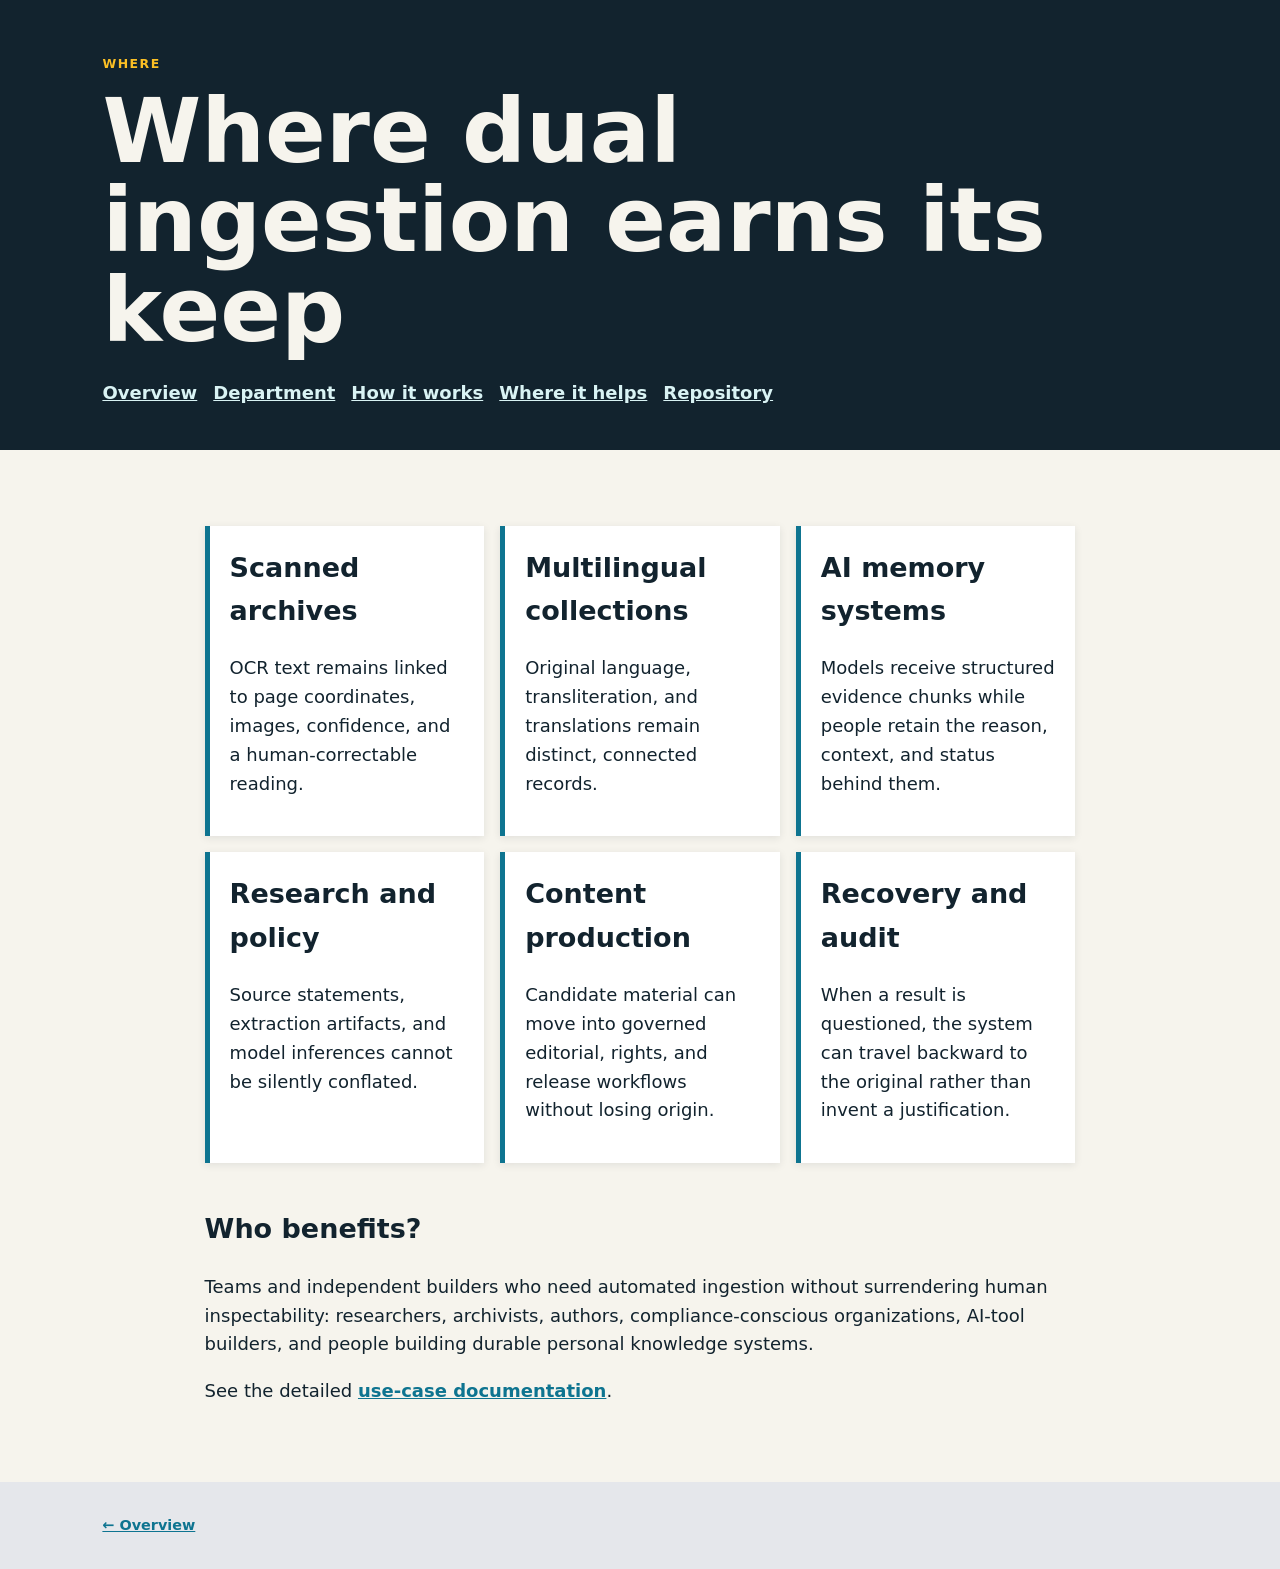
<file: history/v0.2/site/use-cases.html>
<!doctype html>
<html lang="en"><head><meta charset="utf-8"><meta name="viewport" content="width=device-width, initial-scale=1"><title>B.o.B.W. | Where it helps</title><link rel="stylesheet" href="assets/style.css"></head>
<body><header class="hero compact"><p class="eyebrow">WHERE</p><h1>Where dual ingestion earns its keep</h1><nav><a href="index.html">Overview</a><a href="department.html">Department</a><a href="architecture.html">How it works</a><a href="use-cases.html">Where it helps</a><a href="../README.md">Repository</a></nav></header>
<main><section class="cards"><article><h2>Scanned archives</h2><p>OCR text remains linked to page coordinates, images, confidence, and a human-correctable reading.</p></article><article><h2>Multilingual collections</h2><p>Original language, transliteration, and translations remain distinct, connected records.</p></article><article><h2>AI memory systems</h2><p>Models receive structured evidence chunks while people retain the reason, context, and status behind them.</p></article><article><h2>Research and policy</h2><p>Source statements, extraction artifacts, and model inferences cannot be silently conflated.</p></article><article><h2>Content production</h2><p>Candidate material can move into governed editorial, rights, and release workflows without losing origin.</p></article><article><h2>Recovery and audit</h2><p>When a result is questioned, the system can travel backward to the original rather than invent a justification.</p></article></section><section><h2>Who benefits?</h2><p>Teams and independent builders who need automated ingestion without surrendering human inspectability: researchers, archivists, authors, compliance-conscious organizations, AI-tool builders, and people building durable personal knowledge systems.</p><p>See the detailed <a href="../docs/use-cases.md">use-case documentation</a>.</p></section></main><footer><a href="index.html">← Overview</a></footer></body></html>
</file>
<file: site/assets/style.css>
:root{color-scheme:light;--ink:#17323a;--paper:#f5f4ec;--teal:#086575}*{box-sizing:border-box}body{margin:0;background:var(--paper);color:var(--ink);font:18px/1.65 system-ui,sans-serif}header{padding:3rem max(5vw,1.3rem);background:var(--ink);color:white}header a{color:#b9eff0}h1{font-size:clamp(2.1rem,6vw,4rem);line-height:1.13;margin:.5rem 0 1rem}h2{line-height:1.25}p{max-width:72ch}nav{display:flex;flex-wrap:wrap;gap:1.3rem;margin-top:1.5rem}a{color:var(--teal);text-underline-offset:3px}a:focus-visible{outline:3px solid #cf7d00;outline-offset:4px}main{max-width:1100px;margin:auto;padding:2rem 1.3rem 4rem}.eyebrow{letter-spacing:.08em;text-transform:uppercase;font-size:.82rem;color:#b9eff0}.cards{display:grid;grid-template-columns:repeat(auto-fit,minmax(220px,1fr));gap:1.2rem;margin:2rem 0}article{background:white;border-top:4px solid var(--teal);padding:1.3rem}article h2{margin-top:.2rem}code{overflow-wrap:anywhere;font-size:.9em}pre{background:#e4ebea;padding:1.2rem;overflow:auto}footer{padding:1.8rem;background:#e4ebea;color:#47616a}.status{border-left:4px solid #b86b00;padding:.8rem 1.2rem;background:#fff3d9}li{margin:.5rem 0}
</file>
<file: history/v0.1/site/assets/style.css>
:root{--ink:#12232e;--paper:#f6f4ed;--accent:#0e7490;--warm:#f59e0b;--muted:#4b5563}*{box-sizing:border-box}body{margin:0;background:var(--paper);color:var(--ink);font:18px/1.6 system-ui,sans-serif}a{color:var(--accent);font-weight:650}.hero{padding:4.5rem max(8vw,2rem) 3rem;background:#12232e;color:#f6f4ed}.hero.compact{padding-block:2.6rem}.hero h1{font-size:clamp(2.6rem,7vw,5.8rem);line-height:1;margin:.05rem 0}.subtitle{font-size:1.4rem;max-width:48rem}.eyebrow{color:#fbbf24;letter-spacing:.12em;font-size:.78rem;font-weight:800}.hero nav{display:flex;gap:1rem;flex-wrap:wrap;margin-top:1.5rem}.hero nav a{color:#d9f3f4}main{max-width:1050px;margin:auto;padding:2rem max(7vw,1.5rem)}section{margin-block:2.75rem}.promise{font-size:1.4rem;font-weight:700;max-width:44rem}.cards{display:grid;grid-template-columns:repeat(auto-fit,minmax(220px,1fr));gap:1rem}.cards article{background:#fff;padding:1.25rem;border-left:5px solid var(--accent);box-shadow:0 2px 8px #12232e18}.cards h2,.cards h3{margin-top:0}.flow{background:#e1f4f3;padding:1.5rem;border-radius:.5rem}.pipeline{display:flex;align-items:center;gap:.5rem;flex-wrap:wrap}.pipeline span{background:#fff;padding:.45rem .7rem;border:1px solid #9bc6c8;border-radius:.3rem}.pipeline b{color:var(--warm)}.button{display:inline-block;background:var(--accent);color:#fff;padding:.65rem 1rem;border-radius:.25rem;text-decoration:none}footer{padding:2rem max(8vw,2rem);background:#e5e7eb;color:var(--muted);font-size:.9rem}
</file>
<file: history/v0.2/site/assets/style.css>
:root{--ink:#12232e;--paper:#f6f4ed;--accent:#0e7490;--warm:#f59e0b;--muted:#4b5563}*{box-sizing:border-box}body{margin:0;background:var(--paper);color:var(--ink);font:18px/1.6 system-ui,sans-serif}a{color:var(--accent);font-weight:650}.hero{padding:4.5rem max(8vw,2rem) 3rem;background:#12232e;color:#f6f4ed}.hero.compact{padding-block:2.6rem}.hero h1{font-size:clamp(2.6rem,7vw,5.8rem);line-height:1;margin:.05rem 0}.subtitle{font-size:1.4rem;max-width:48rem}.eyebrow{color:#fbbf24;letter-spacing:.12em;font-size:.78rem;font-weight:800}.hero nav{display:flex;gap:1rem;flex-wrap:wrap;margin-top:1.5rem}.hero nav a{color:#d9f3f4}main{max-width:1050px;margin:auto;padding:2rem max(7vw,1.5rem)}section{margin-block:2.75rem}.promise{font-size:1.4rem;font-weight:700;max-width:44rem}.cards{display:grid;grid-template-columns:repeat(auto-fit,minmax(220px,1fr));gap:1rem}.cards article{background:#fff;padding:1.25rem;border-left:5px solid var(--accent);box-shadow:0 2px 8px #12232e18}.cards h2,.cards h3{margin-top:0}.flow{background:#e1f4f3;padding:1.5rem;border-radius:.5rem}.pipeline{display:flex;align-items:center;gap:.5rem;flex-wrap:wrap}.pipeline span{background:#fff;padding:.45rem .7rem;border:1px solid #9bc6c8;border-radius:.3rem}.pipeline b{color:var(--warm)}.button{display:inline-block;background:var(--accent);color:#fff;padding:.65rem 1rem;border-radius:.25rem;text-decoration:none}footer{padding:2rem max(8vw,2rem);background:#e5e7eb;color:var(--muted);font-size:.9rem}
</file>
